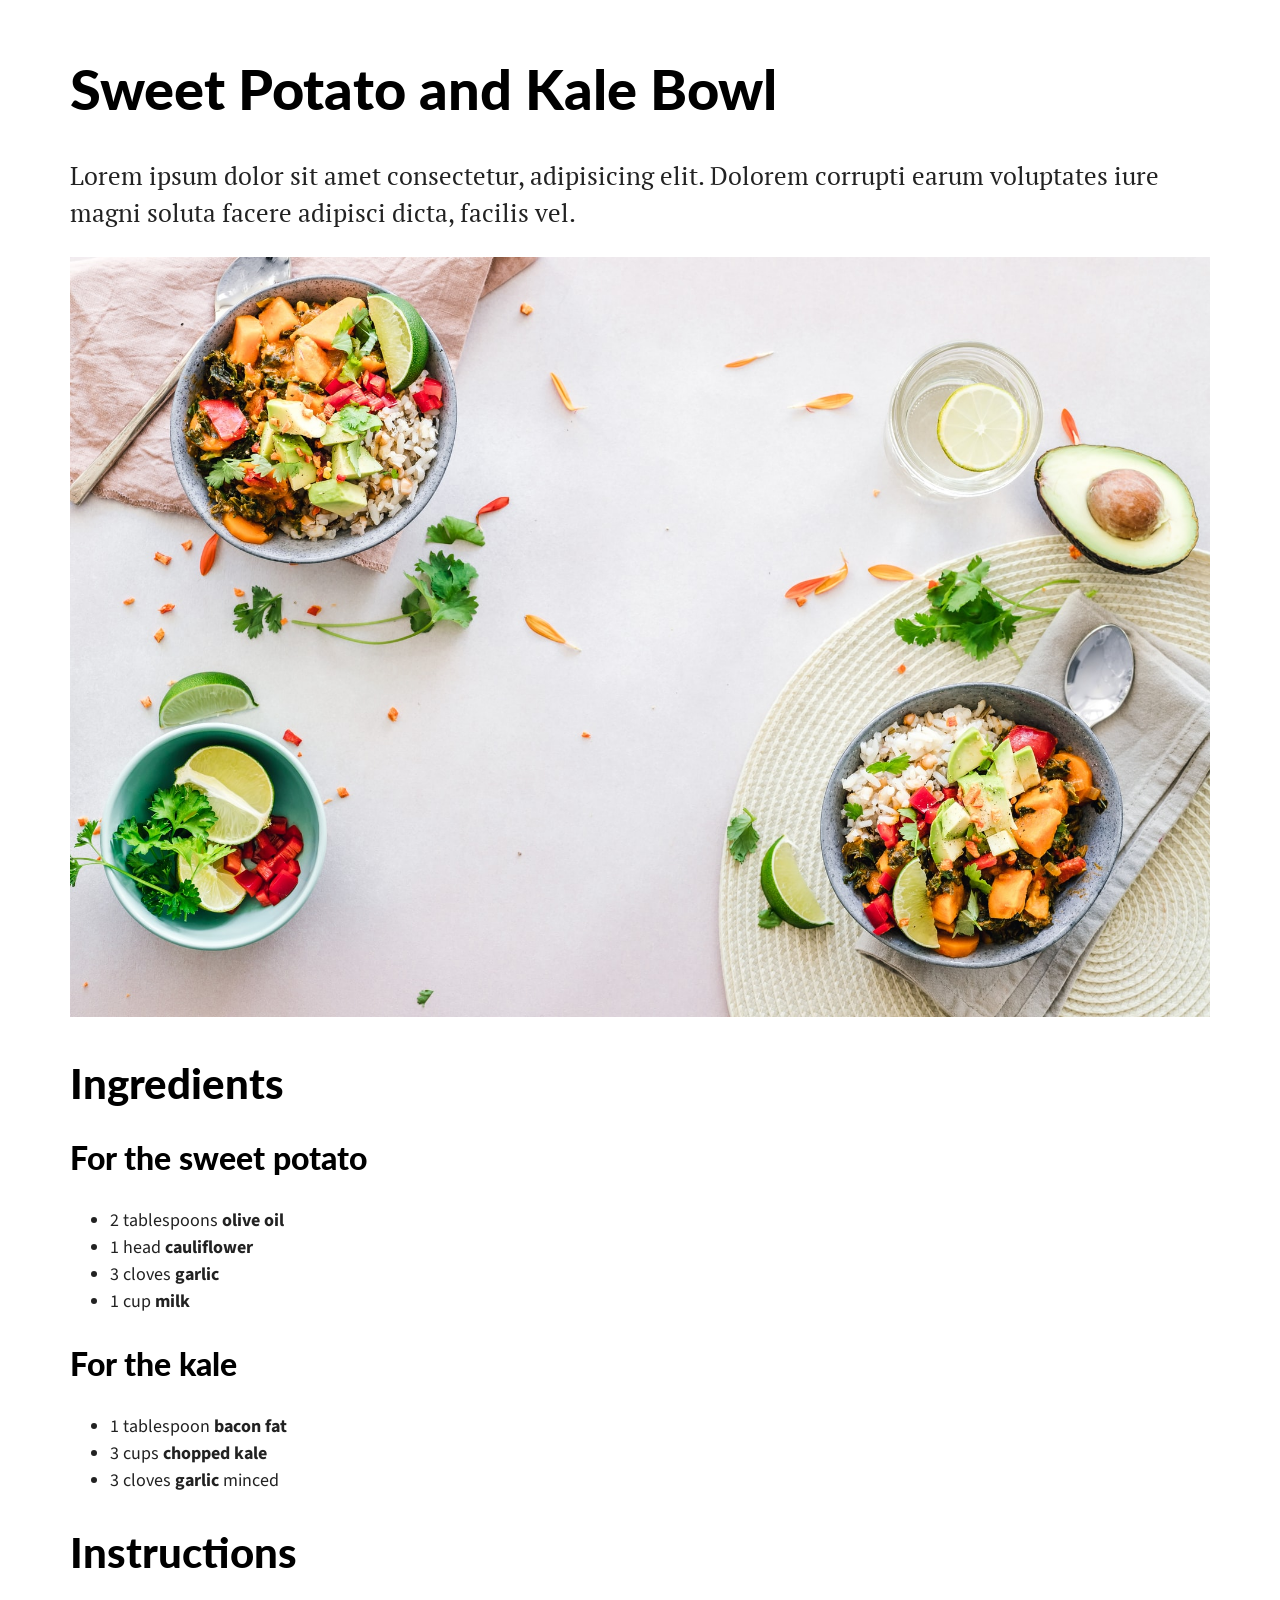
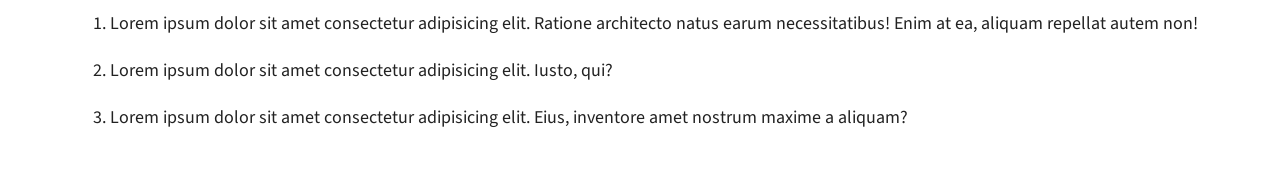
<file: projects/recipe-page-showcase/index.html>
<!DOCTYPE html>
<html lang="en">
  <head>
    <meta charset="UTF-8" />
    <meta name="viewport" content="width=device-width, initial-scale=1.0" />
    <title>Recipe Page</title>
    <link rel="stylesheet" href="css/normalize.css" />
    <link rel="stylesheet" href="css/styles.css" />
    <link rel="preconnect" href="https://fonts.gstatic.com" />
    <link
      href="https://fonts.googleapis.com/css2?family=Lato:wght@900&family=PT+Serif:ital@1&family=Source+Sans+Pro&display=swap"
      rel="stylesheet"
    />
  </head>
  <body>
    <div class="container">
      <h1>Sweet Potato and Kale Bowl</h1>
      <p class="lead">
        Lorem ipsum dolor sit amet consectetur, adipisicing elit. Dolorem corrupti earum voluptates
        iure magni soluta facere adipisci dicta, facilis vel.
      </p>
      <img src="images/recipe.jpg" alt="" />
      <h2>Ingredients</h2>
      <h3>For the sweet potato</h3>
      <ul>
        <li>2 tablespoons <strong>olive oil</strong></li>
        <li>1 head <strong>cauliflower</strong></li>
        <li>3 cloves <strong>garlic</strong></li>
        <li>1 cup <strong>milk</strong></li>
      </ul>
      <h3>For the kale</h3>
      <ul>
        <li>1 tablespoon <strong>bacon fat</strong></li>
        <li>3 cups <strong>chopped kale</strong></li>
        <li>3 cloves <strong>garlic</strong> minced</li>
      </ul>
      <h2>Instructions</h2>
      <ol>
        <li>
          Lorem ipsum dolor sit amet consectetur adipisicing elit. Ratione architecto natus earum
          necessitatibus! Enim at ea, aliquam repellat autem non!
        </li>
        <li>Lorem ipsum dolor sit amet consectetur adipisicing elit. Iusto, qui?</li>
        <li>
          Lorem ipsum dolor sit amet consectetur adipisicing elit. Eius, inventore amet nostrum
          maxime a aliquam?
        </li>
      </ol>
    </div>
  </body>
</html>
</file>
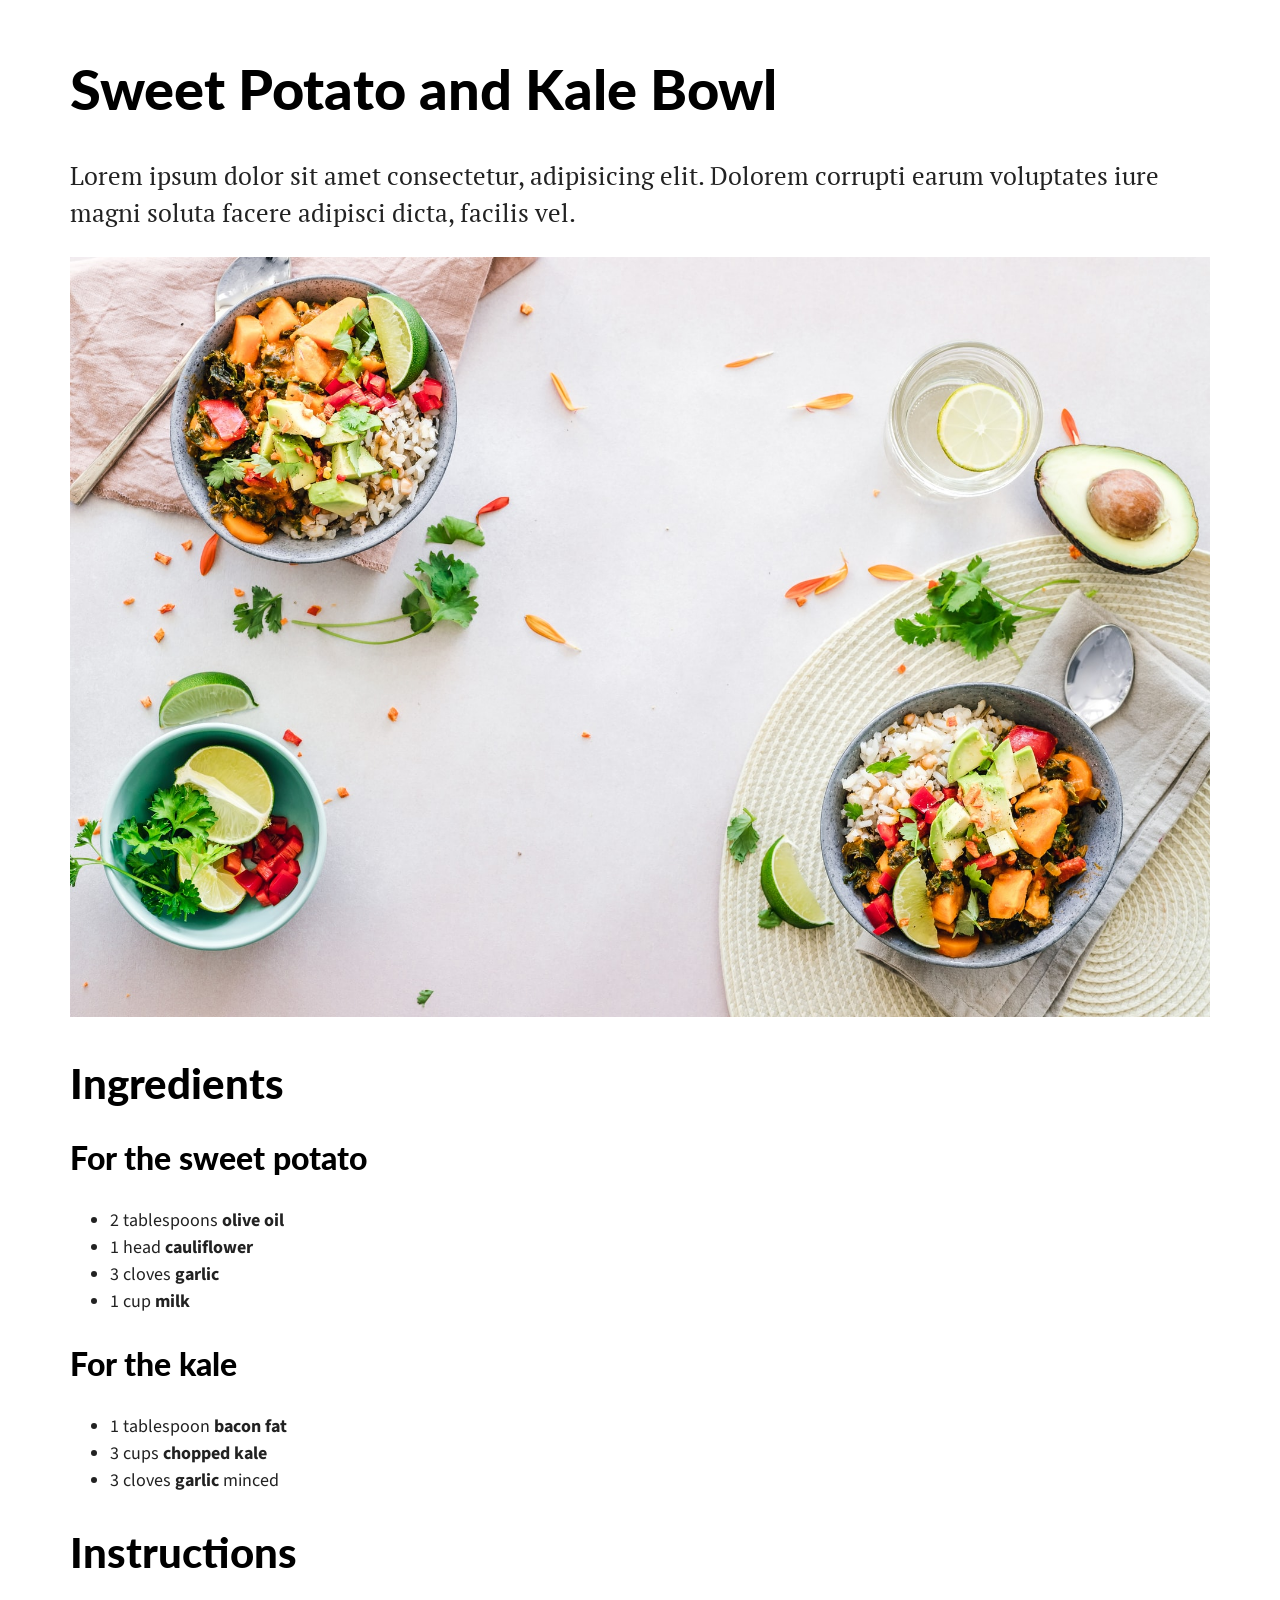
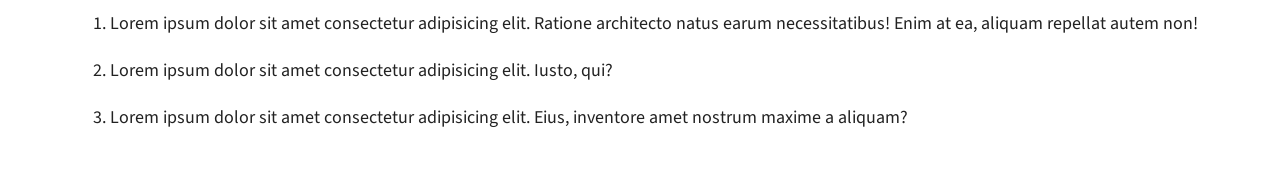
<file: projects/recipe-page-showcase/blog.html>
<!DOCTYPE html>
<html lang="en">
  <head>
    <meta charset="UTF-8" />
    <meta name="viewport" content="width=device-width, initial-scale=1.0" />
    <title>Blog</title>
    <link rel="stylesheet" href="css/normalize.css" />
    <link rel="stylesheet" href="css/styles.css" />
    <link rel="preconnect" href="https://fonts.gstatic.com" />
    <link
      href="https://fonts.googleapis.com/css2?family=Lato:wght@900&family=PT+Serif:ital@1&family=Source+Sans+Pro&display=swap"
      rel="stylesheet"
    />
  </head>
  <body>
    <div class="container">
      <h1>Sweet Potato and Kale Bowl</h1>
      <p class="lead">
        Lorem ipsum dolor sit amet consectetur, adipisicing elit. Dolorem
        corrupti earum voluptates iure magni soluta facere adipisci dicta,
        facilis vel.
      </p>
      <img src="images/recipe.jpg" alt="" />
      <h2>Ingredients</h2>
      <h3>For the sweet potato</h3>
      <ul>
        <li>2 tablespoons <strong>olive oil</strong></li>
        <li>1 head <strong>cauliflower</strong></li>
        <li>3 cloves <strong>garlic</strong></li>
        <li>1 cup <strong>milk</strong></li>
      </ul>
      <h3>For the kale</h3>
      <ul>
        <li>1 tablespoon <strong>bacon fat</strong></li>
        <li>3 cups <strong>chopped kale</strong></li>
        <li>3 cloves <strong>garlic</strong> minced</li>
      </ul>
      <h2>Instructions</h2>
      <ol>
        <li>
          Lorem ipsum dolor sit amet consectetur adipisicing elit. Ratione
          architecto natus earum necessitatibus! Enim at ea, aliquam repellat
          autem non!
        </li>
        <li>
          Lorem ipsum dolor sit amet consectetur adipisicing elit. Iusto, qui?
        </li>
        <li>
          Lorem ipsum dolor sit amet consectetur adipisicing elit. Eius,
          inventore amet nostrum maxime a aliquam?
        </li>
      </ol>
    </div>
  </body>
</html>
</file>
<file: projects/recipe-page-showcase/css/styles.css>
html {
  font-size: 62.5%;
}

body {
  color: #222;
  font-family: 'Source Sans Pro', Arial, Helvetica, sans-serif;
  font-size: 1.8rem;
  line-height: 1.5;
  padding: 2rem;
}

h1, h2, h3, h4, h5, h6 {
  color: #000;
  font-family: Lato, Arial, Helvetica, sans-serif;
  font-weight: 900;
  line-height: 1.1;
}

h1 {
  font-size: 5.61rem;
}

h2 {
  font-size: 4.209rem;
}

h3 {
  font-size: 3.157rem;
}

h4 {
  font-size: 2.369rem;
}

h5 {
  font-size: 1.777rem;
}

h6 {
  font-size: 1.333rem;
}

img {
  width: 100%;
}

ol li {
  margin-bottom: 2rem;
}

.lead {
  font-family: 'PT Serif', 'Times New Roman', Times, serif;
  font-size: 2.5rem;
}

.container {
  max-width: 1140px;
  margin: 0 auto;
}
</file>
